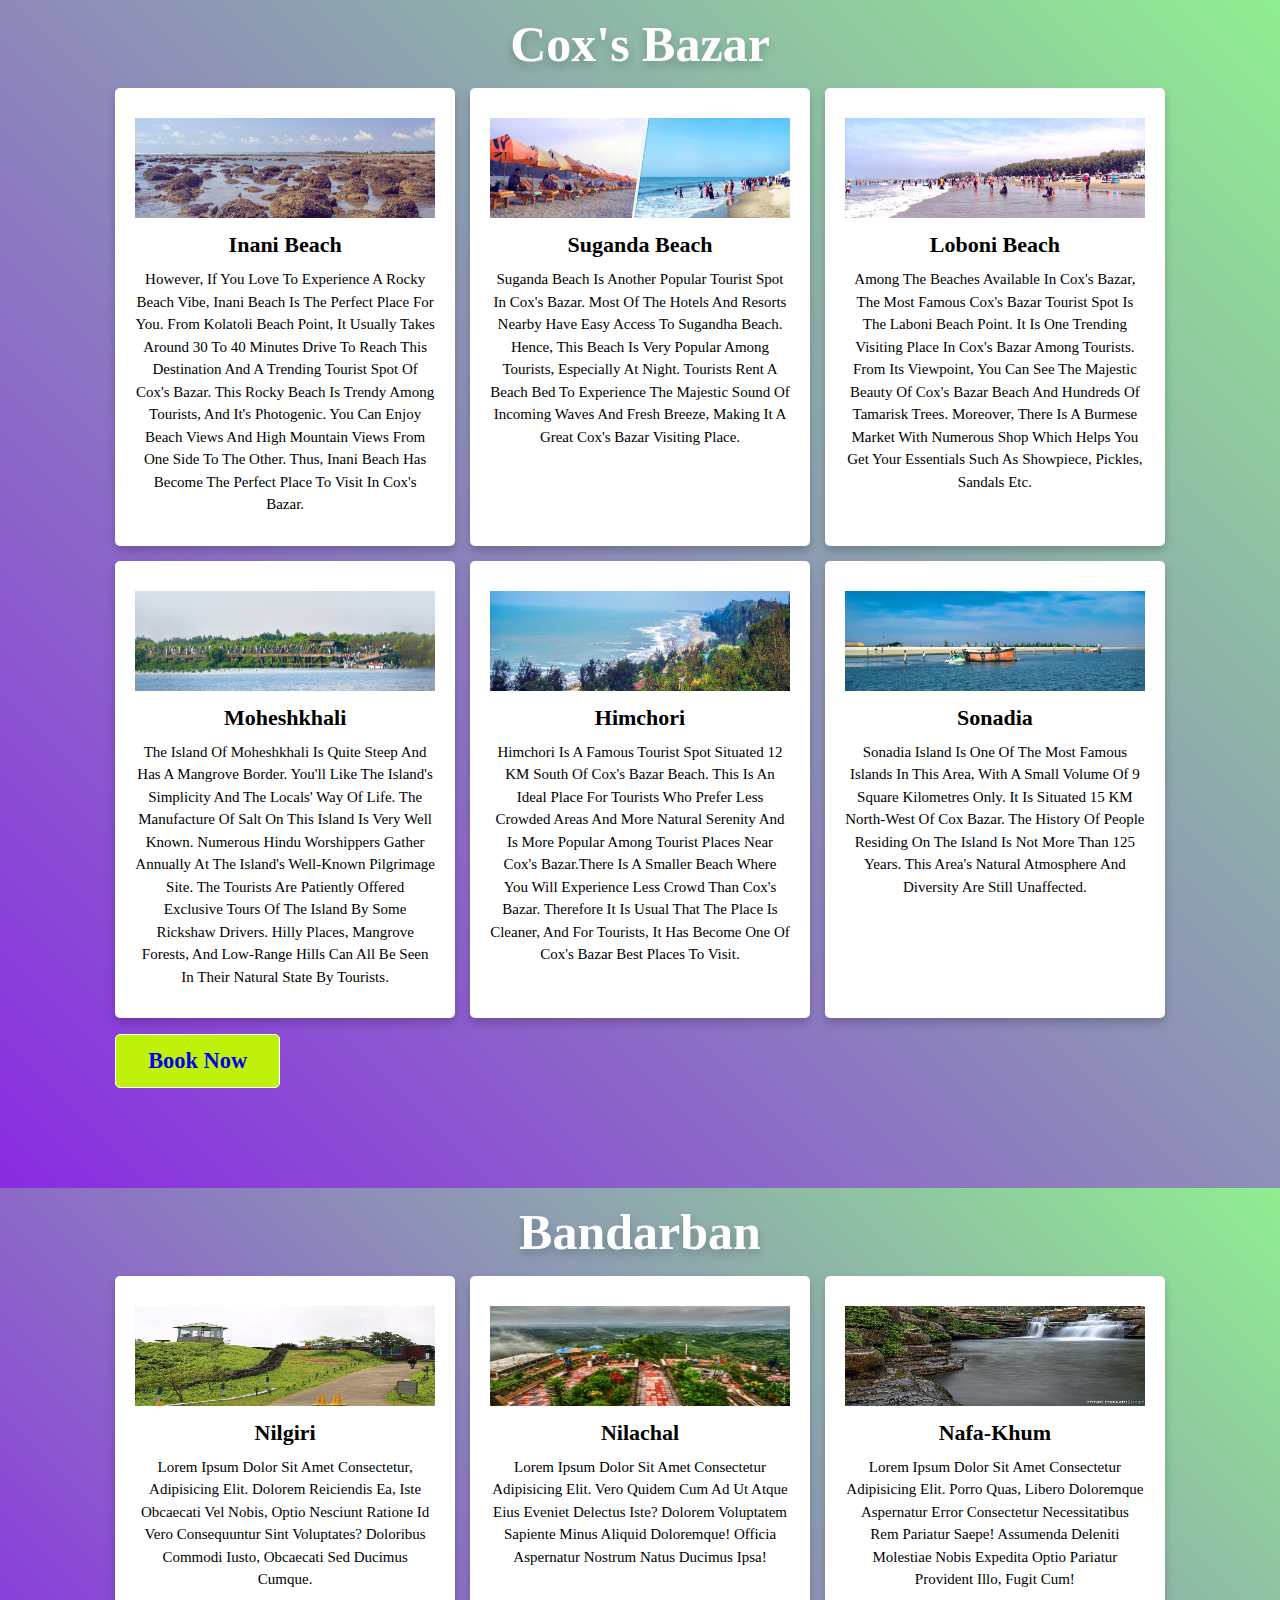
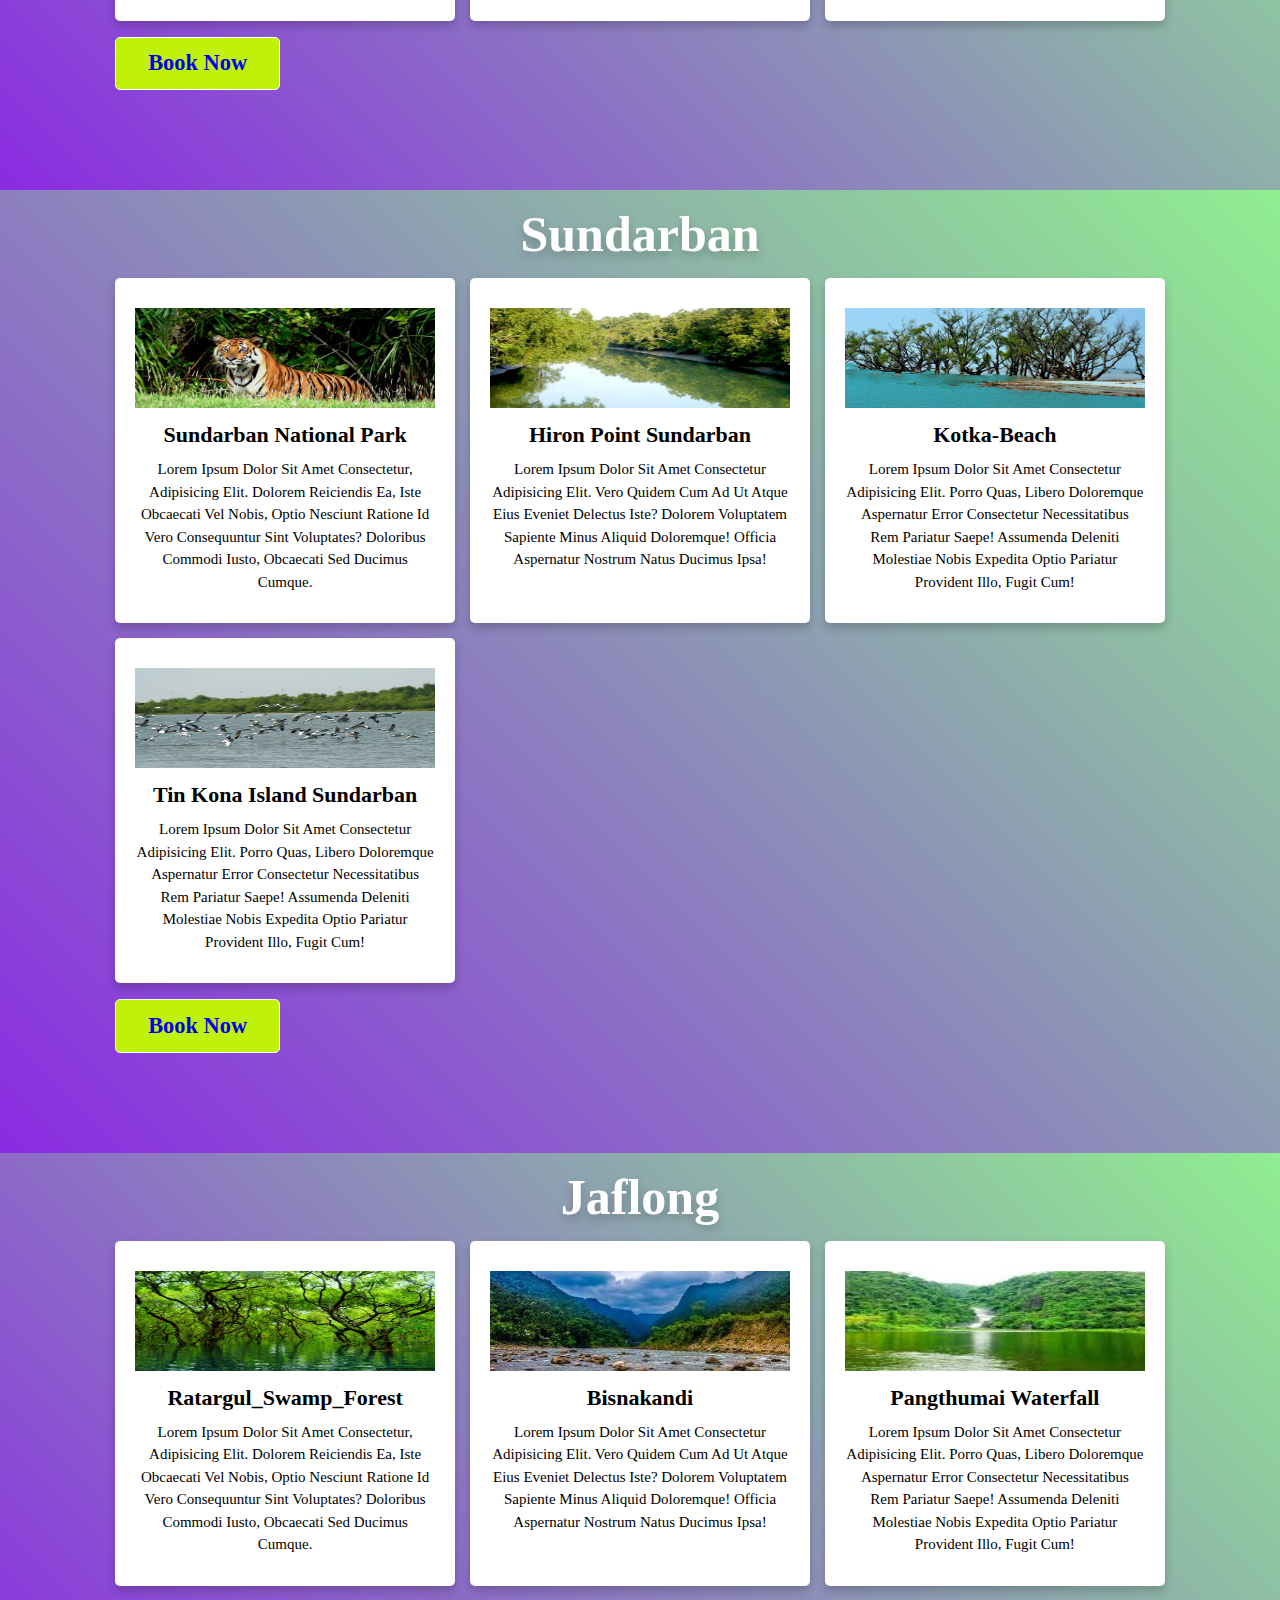
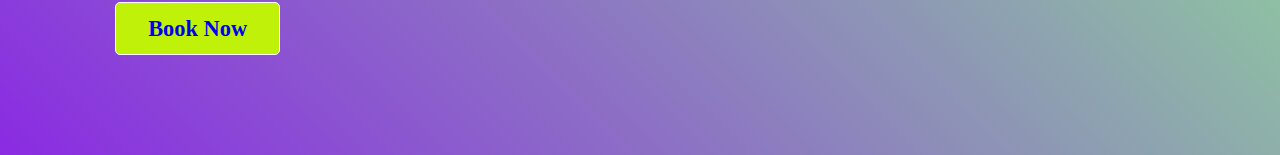
<file: details.html>
<!DOCTYPE html>
<html lang="en">
<head>
    <meta charset="UTF-8">
    <meta http-equiv="X-UA-Compatible" content="IE=edge">
    <meta name="viewport" content="width=device-width, initial-scale=1.0">
    <title>details</title>
    <link rel="stylesheet" href="style1.css">
</head>
<body>

    <!----cox's bazar start----->
    <div class="container">
        <h1 class="heading">Cox's bazar</h1>

        <div class="box-container">

          <div class="box">
           <img src="images/Inani Beach.jpg" alt="">
           <h3>Inani Beach</h3>
            <p>However, if you love to experience a rocky beach vibe, Inani Beach is the perfect place for you. From Kolatoli Beach point, it usually takes around 30 to 40 minutes drive to reach this destination and a trending tourist spot of Cox's Bazar. This rocky beach is trendy among tourists, and it's photogenic. You can enjoy beach views and high mountain views from one side to the other. Thus, Inani Beach has become the perfect place to visit in Cox's Bazar.</p>
            
          </div>

          <div class="box">
            <img src="images/Suganda Beach.jpg" alt="">
            <h3>Suganda Beach</h3>
             <p>Suganda Beach is another popular tourist spot in Cox's Bazar. Most of the hotels and resorts nearby have easy access to Sugandha Beach. Hence, this beach is very popular among tourists, especially at night. Tourists rent a beach bed to experience the majestic sound of incoming waves and fresh breeze, making it a great Cox's Bazar visiting place.</p>
             
           </div>

           <div class="box">
            <img src="images/Laboni sea beach.jpg" alt="">
            <h3>Loboni beach</h3>
             <p>Among the beaches available in Cox's Bazar, the most famous Cox's Bazar tourist spot is the Laboni beach point. It is one trending visiting place in Cox's Bazar among tourists. From its viewpoint, you can see the majestic beauty of Cox's Bazar beach and hundreds of Tamarisk Trees. Moreover, there is a Burmese market with numerous shop which helps you get your essentials such as showpiece, pickles, sandals etc.             </p>
           </div>

           <div class="box">
            <img src="images/Moheshkhali.jpg" alt="">
              <h3>Moheshkhali</h3>
             <p>The island of Moheshkhali is quite steep and has a mangrove border. You'll like the island's simplicity and the locals' way of life. The manufacture of salt on this island is very well known. Numerous Hindu worshippers gather annually at the island's well-known pilgrimage site. The tourists are patiently offered exclusive tours of the island by some rickshaw drivers. Hilly places, mangrove forests, and low-range hills can all be seen in their natural state by tourists.</p>
           </div>

           <div class="box">
            <img src="images/Himchori.jpg" alt="">
            <h3>Himchori</h3>
             <p>Himchori is a famous tourist spot situated 12 KM south of Cox's Bazar beach. This is an ideal place for tourists who prefer less crowded areas and more natural serenity and is more popular among tourist places near Cox's Bazar.There is a smaller beach where you will experience less crowd than Cox's Bazar. Therefore it is usual that the place is cleaner, and for tourists, it has become one of Cox's Bazar best places to visit.</p>
           </div>

           <div class="box">
            <img src="images/Sonadia Island.jpg" alt="">
            <h3>Sonadia</h3>
             <p>Sonadia Island is one of the most famous islands in this area, with a small volume of 9 square kilometres only. It is situated 15 KM North-west of Cox Bazar. The history of people residing on the island is not more than 125 years. This area's natural atmosphere and diversity are still unaffected.</p>
           </div>


        </div>

        <div class="btn"><a href="index.html#book">book now</a></div>
    </div>

<!----cox's bazar end----->



<!----Bandarban start---->

    <div class="container" id="bandorbon">
      <h1 class="heading">Bandarban</h1>

      <div class="box-container">

        <div class="box">
         <img src="images/nilgiri-resort.jpg" alt="">
         <h3>Nilgiri</h3>
          <p>Lorem ipsum dolor sit amet consectetur, adipisicing elit. Dolorem reiciendis ea, iste obcaecati vel nobis, optio nesciunt ratione id vero consequuntur sint voluptates? Doloribus commodi iusto, obcaecati sed ducimus cumque.</p>
        </div>

        <div class="box">
          <img src="images/Nilachal.jpg" alt="">
          <h3>Nilachal</h3>
           <p>Lorem ipsum dolor sit amet consectetur adipisicing elit. Vero quidem cum ad ut atque eius eveniet delectus iste? Dolorem voluptatem sapiente minus aliquid doloremque! Officia aspernatur nostrum natus ducimus ipsa!</p>
           
         </div>

         <div class="box">
          <img src="images/nafa-khum.jpg" alt="">
          <h3>Nafa-khum</h3>
           <p>Lorem ipsum dolor sit amet consectetur adipisicing elit. Porro quas, libero doloremque aspernatur error consectetur necessitatibus rem pariatur saepe! Assumenda deleniti molestiae nobis expedita optio pariatur provident illo, fugit cum!</p>
         </div>

      </div>

      <div class="btn"><a href="index.html#book">book now</a></div>
  </div>

<!----Bandarban end---->


<div class="container" id="Sundarban">
  
  <h1 class="heading">Sundarban</h1>

  <div class="box-container">

    <div class="box">
     <img src="images/sundarban national park.jpg" alt="">
     <h3>sundarban national park</h3>
      <p>Lorem ipsum dolor sit amet consectetur, adipisicing elit. Dolorem reiciendis ea, iste obcaecati vel nobis, optio nesciunt ratione id vero consequuntur sint voluptates? Doloribus commodi iusto, obcaecati sed ducimus cumque.</p>
    </div>

    <div class="box">
      <img src="images/Hiron-Point-Sundarban.jpg" alt="">
      <h3>Hiron Point Sundarban</h3>
       <p>Lorem ipsum dolor sit amet consectetur adipisicing elit. Vero quidem cum ad ut atque eius eveniet delectus iste? Dolorem voluptatem sapiente minus aliquid doloremque! Officia aspernatur nostrum natus ducimus ipsa!</p>
       
     </div>

     <div class="box">
      <img src="images/Kotka-Beach.jpg" alt="">
      <h3>Kotka-Beach</h3>
       <p>Lorem ipsum dolor sit amet consectetur adipisicing elit. Porro quas, libero doloremque aspernatur error consectetur necessitatibus rem pariatur saepe! Assumenda deleniti molestiae nobis expedita optio pariatur provident illo, fugit cum!</p>
     </div>

     <div class="box">
      <img src="images/Tin-Kona-Island_-sundarban.jpg" alt="">
      <h3>Tin Kona Island sundarban</h3>
       <p>Lorem ipsum dolor sit amet consectetur adipisicing elit. Porro quas, libero doloremque aspernatur error consectetur necessitatibus rem pariatur saepe! Assumenda deleniti molestiae nobis expedita optio pariatur provident illo, fugit cum!</p>
     </div>

  </div>

  <div class="btn"><a href="index.html#book">book now</a></div>
</div>



<div class="container" id="jaflong">
  <h1 class="heading">Jaflong</h1>

  <div class="box-container">

    <div class="box">
     <img src="images/Ratargul_Swamp_Forest,_Sylhet,_Bangladesh.jpg" alt="">
     <h3>Ratargul_Swamp_Forest</h3>
      <p>Lorem ipsum dolor sit amet consectetur, adipisicing elit. Dolorem reiciendis ea, iste obcaecati vel nobis, optio nesciunt ratione id vero consequuntur sint voluptates? Doloribus commodi iusto, obcaecati sed ducimus cumque.</p>
    </div>

    <div class="box">
      <img src="images/Bisnakandi.jpg" alt="">
      <h3>Bisnakandi</h3>
       <p>Lorem ipsum dolor sit amet consectetur adipisicing elit. Vero quidem cum ad ut atque eius eveniet delectus iste? Dolorem voluptatem sapiente minus aliquid doloremque! Officia aspernatur nostrum natus ducimus ipsa!</p>
       
     </div>

     <div class="box">
      <img src="images/Pangthumai Waterfall.jpg" alt="">
      <h3>Pangthumai Waterfall</h3>
       <p>Lorem ipsum dolor sit amet consectetur adipisicing elit. Porro quas, libero doloremque aspernatur error consectetur necessitatibus rem pariatur saepe! Assumenda deleniti molestiae nobis expedita optio pariatur provident illo, fugit cum!</p>
     </div>

  </div>

  <div class="btn"><a href="index.html#book">book now</a></div>
</div>





    
</body>
</html>
</file>
<file: style1.css>
*{
   margin: 0;
   padding: 0;
   box-sizing: border-box;
   outline: none;
   border: none;
   text-decoration: none;
   text-transform: capitalize;
   transition: .2s linear;
   
}
.container{
    background: linear-gradient(45deg, blueviolet, lightgreen);
    padding: 15px 9%;
    padding-bottom:100px;
}
.container .heading{
    text-align: center;
    padding-bottom: 15px;
    color: #fff;
    text-shadow: 0 5px 10px rgba(0, 0, 0, .2);
    font-size: 50px;
}
.container .box-container{
    display: grid;
    grid-template-columns: repeat(auto-fit,minmax(270px,1fr));
    gap: 15px;
}
.container .box-container .box{
    box-shadow: 0 5px 10px rgba(0, 0, 0, .2);
    border-radius: 5px;
    background: #fff;
    text-align: center;
    padding: 30px 20px;
}
.container .box-container .box img{
    height: 100px;
    width: 100%;
}
.container .box-container .box h3{
    color: #000;
    font-size: 22px;
    padding: 10px 0;
}
p{
    color: #000;
    font-size: 15px;
    line-height: 1.5;
}

.container .box-container .box:hover{
    box-shadow: 0 10px 15px rgba(0, 0, 0, .3);
    transform: scale(1.03);
    
}

.btn{
    display: inline-block;
    margin-top: 1rem;
    background:rgb(191, 241, 9);
    color:#000;
    padding:.8rem 2rem;
    border: .1rem solid #fff;
    cursor: pointer;
    font-size: 1.4rem;
    font-weight: bolder;
    border-radius: 5px;
}
  
  .btn:hover{
    background:black;
    color:#fff;
}
</file>
